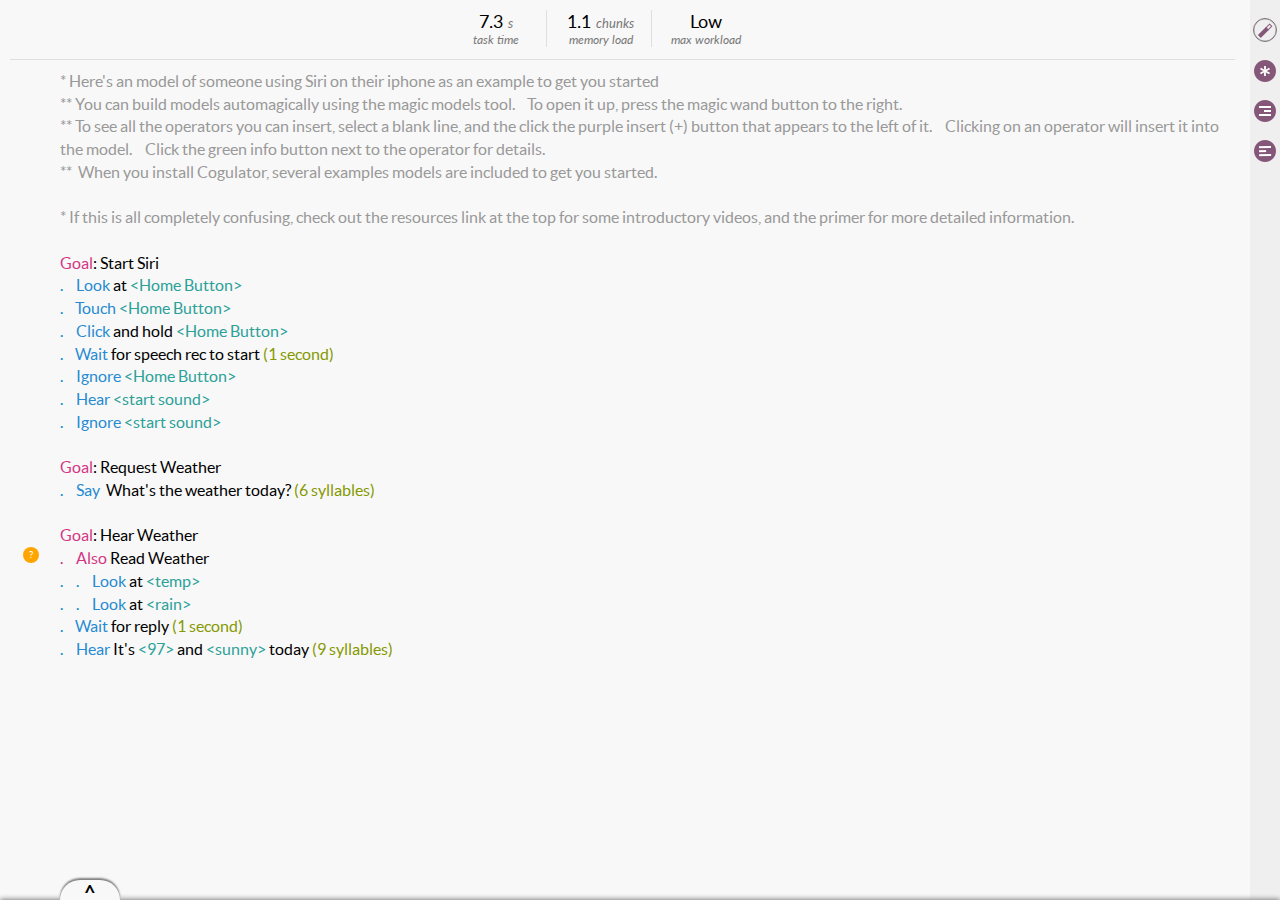
<file: demo/index.html>
<!DOCTYPE html>
<html>
	<head>
		<meta charset="utf-8">
		<title>Cogulator</title>
		<link rel="stylesheet" type="text/css" href="./style/quill.core.css">
		<link rel="stylesheet" type="text/css" href="./style/main.css">
		<link rel="stylesheet" type="text/css" href="./style/sidebar.css">
		<link rel="stylesheet" type="text/css" href="./style/buttons.css">
		<link rel="stylesheet" type="text/css" href="./style/newfilechi.css">
		<link rel="stylesheet" type="text/css" href="./style/insertion_chi.css">
		<link rel="stylesheet" type="text/css" href="./style/errors_tips.css">
		<link rel="stylesheet" type="text/css" href="./style/magic_models.css">
		<link rel="stylesheet" type="text/css" href="./style/help_screen.css">
        <link rel="stylesheet" type="text/css" href="./style/windows_menubar.css">
		<script   src="https://code.jquery.com/jquery-3.3.1.min.js"   integrity="sha256-FgpCb/KJQlLNfOu91ta32o/NMZxltwRo8QtmkMRdAu8="   crossorigin="anonymous"></script>
		<script type='text/javascript' src='./libraries/quill.min.js'></script>
		<script type='text/javascript' src='./libraries/p5.min.js'></script>
	</head>
	<body>
		
		<div id='container'>
			<div id='not_gantt_container'>
				<div id='not_gantt_not_magic'>

					<div id='main_nav'>

						<div id='nav_right_container'>
							<div class='nav_item'>
								<div class='stat_container right_border'>
									<div id='stat_task_time' class ='stat_content'>12 <span id="stat_task_time_units" class='stat_units'>s</span></div>
									<div class='stat_label'>task time</div>
								</div>
							</div>
							<div class='nav_item' >
								<div class='stat_container right_border' id='stat_wm_container'>
									<div id='stat_wm_load' class ='stat_content'>3.3 <span id="stat_wm_units" class='stat_units'>chunks</span></div>
									<div class='stat_label'>memory load</div>
								</div>
							</div>	
							<div class='nav_item' id='stat_workload_nav_item'>
								<div class='stat_container'>
									<div id='stat_workload' class ='stat_content'>1 <span id="stat_workload_units" class='stat_units'>(1-10)</span></div>
									<div class='stat_label'>max workload</div>
								</div>
							</div>

							<div class='nav_item' id='reload_button_nav_item'>
								<div id='reload_model_button_container' style='margin-top:15px; margin-left:15px;'>
								</div>
							</div>

						</div>


					</div>

					<div id='gutter' class='ql-editor'></div> <!-- ql-editor is a Quill class -->
					<div id='code'></div>

				<!-- Containers for popovers that occur with various interactions -->
					<div id='autocomplete'> </div>
					<div id='error_message_popover'> </div>
					<div id='fixable_tip_popover'>
						<div class='fixable_tip_marker_static orange_background'>?</div>
						<div id='fixable_tip_button'>fix</div>
					</div>
					<div id='insertion_chi_container'> 
						<div id='insertion_options_container'> 
							<div id='insertion_options_toggle_container'> 
								<div id='insertion_operator_toggle' class='insertion_options_toggle_button insertion_options_toggle_selected'>Operators</div>
							</div>
							<div id='insertion_options_content'></div>
						</div>
						<div id='insertion_details_container'> </div> 
					</div>
				<!-- End popover containers -->

					<div id='sidebar_right'>
						<div id='magic_button_container'>
							<div class='circle_button' id='magic_button'><img src='images/magicOff.png'></div>
						</div>
						<div class='edit_button_container'>
							<div class='circle_button edit_button' id='comment_button'><img src='images/comment_toggle.png'></div>
						</div>
						<div class='edit_button_container'>
							<div class='circle_button edit_button' id='indent_button'><img src='images/indent.png'></div>
						</div>
						<div class='edit_button_container'>
							<div class='circle_button edit_button' id='dedent_button'><img src='images/dedent.png'></div>
						</div>
					</div>
				</div> <!-- End not_gantt_not_magic -->
				
				<div id='not_gantt_but_is_magic'>
					<div id='magic_header'>
						<div id='close_magic_button_container'>
							<div class='circle_button' id='close_magic_button'>X</div>
						</div>
					</div>
					<div id='magic_content'>
						<div id='magic_box'></div> <!-- P5 sketch -->
					</div>
					<div id='magic_footer'>
						<div id='mm_selector_container'>
							<div id='mm_desktop_chi'><img src='images/desktop_icon.png'></div>
							<div id='mm_iphone_chi'><img src='images/iphone-icon.png'></div>
							<div id='mm_desktop_selected' class='mm_selected_chi'><img src='images/mm_selector.png'></div>
							<div id='mm_iphone_selected' class='mm_selected_chi'></div>
						</div>
					</div>
				</div> <!-- End not_gantt but is magic -->
				
			</div> <!-- End not_gantt container -->
			
			<div id='gantt_button'>
				<div id='gantt_button_text'>^</div>
			</div>
			<div id='gantt_container'>
				<div id='gantt_chart'></div> <!-- P5 sketch -->
			</div>
		</div>
		
		<div id='help_container'>
			<div id='help_close_button_container'>
				<div class='circle_button' id='help_close_button'>X</div>
			</div>
			<div id='help_image'></div>
			<div id='help_nav'>NAVIGATE</div>
		</div>
				
		<script type='text/javascript' src='./utilities/Globals.js'></script>
		<script type='text/javascript' src='./objects/Components.js'></script> 
		<script type='text/javascript' src='./objects/Operator.js'></script>
		<script type='text/javascript' src='./objects/Step.js'></script>
		<script type='text/javascript' src='./objects/Chunk.js'></script>
		<script type='text/javascript' src='./objects/Point.js'></script>
		<script type='text/javascript' src='./utilities/StringUtils.js'></script>
		<script type='text/javascript' src='./interface/QuillEditor.js'></script>
		<script type='text/javascript' src='./managers/CustomEventsManager.js'></script>
		<script type='text/javascript' src='./managers/QuillManager.js'></script>
		<script type='text/javascript' src='./managers/QutterManager.js'></script>
		<script type='text/javascript' src='./managers/AnnotationManager.js'></script>
		<script type='text/javascript' src='./objects/TimeObject.js'></script>
		<script type='text/javascript' src='./cognition/LineParser.js'></script>
		<script type='text/javascript' src='./managers/ErrorManager.js'></script>
		<script type='text/javascript' src='./managers/TipManager.js'></script>
		<script type='text/javascript' src='./cognition/GomsProcessor.js'></script>
		<script type='text/javascript' src='./cognition/Memory.js'></script>
		<script type='text/javascript' src='./cognition/SubjectiveWorkload.js'></script>
		<script type='text/javascript' src='./cognition/FittsLaw.js'></script>
		<script type='text/javascript' src='./managers/OperatorsManager.js'></script>
		<script type='text/javascript' src='./managers/SolarizeManager.js'></script>
		<script type='text/javascript' src='./managers/AutocompleteManager.js'></script>
		<script type='text/javascript' src='./managers/StatsDisplayManager.js'></script>
		<script type='text/javascript' src='./interface/GanttChart.js'></script>
		<script type='text/javascript' src='./interface/PopOver.js'></script>
		<script type='text/javascript' src='./interface/PopOverFix.js'></script>
		<script type='text/javascript' src='./managers/ReloadManager.js'></script>
		<script type='text/javascript' src='./interface/InsertionCHI.js'></script>
		<script type='text/javascript' src='./interface/MagicModels.js'></script>
		<script type='text/javascript' src='./utilities/Example.js'></script>
	</body>
</html>
</file>
<file: demo/style/quill.core.css>
/*!
 * Quill Editor v1.3.6
 * https://quilljs.com/
 * Copyright (c) 2014, Jason Chen
 * Copyright (c) 2013, salesforce.com
 */
.ql-container {
  box-sizing: border-box;
  font-family: Helvetica, Arial, sans-serif;
  font-size: 13px;
  height: 100%;
  margin: 0px;
  position: relative;
}
.ql-container.ql-disabled .ql-tooltip {
  visibility: hidden;
}
.ql-container.ql-disabled .ql-editor ul[data-checked] > li::before {
  pointer-events: none;
}
.ql-clipboard {
  left: -100000px;
  height: 1px;
  overflow-y: hidden;
  position: absolute;
  top: 50%;
}
.ql-clipboard p {
  margin: 0;
  padding: 0;
}
.ql-editor {
  box-sizing: border-box;
  line-height: 1.42;
  height: 100%;
  outline: none;
  overflow-y: auto;
/*  padding: 12px 15px;*/
  padding: 10px;
  
  tab-size: 4;
  -moz-tab-size: 4;
  text-align: left;
  white-space: pre-wrap;
  word-wrap: break-word;
}
.ql-editor > * {
  cursor: text;
}
.ql-editor p,
.ql-editor ol,
.ql-editor ul,
.ql-editor pre,
.ql-editor blockquote,
.ql-editor h1,
.ql-editor h2,
.ql-editor h3,
.ql-editor h4,
.ql-editor h5,
.ql-editor h6 {
  margin: 0;
  padding: 0;
  counter-reset: list-1 list-2 list-3 list-4 list-5 list-6 list-7 list-8 list-9;
}
.ql-editor ol,
.ql-editor ul {
  padding-left: 1.5em;
}
.ql-editor ol > li,
.ql-editor ul > li {
  list-style-type: none;
}
.ql-editor ul > li::before {
  content: '\2022';
}
.ql-editor ul[data-checked=true],
.ql-editor ul[data-checked=false] {
  pointer-events: none;
}
.ql-editor ul[data-checked=true] > li *,
.ql-editor ul[data-checked=false] > li * {
  pointer-events: all;
}
.ql-editor ul[data-checked=true] > li::before,
.ql-editor ul[data-checked=false] > li::before {
  color: #777;
  cursor: pointer;
  pointer-events: all;
}
.ql-editor ul[data-checked=true] > li::before {
  content: '\2611';
}
.ql-editor ul[data-checked=false] > li::before {
  content: '\2610';
}
.ql-editor li::before {
  display: inline-block;
  white-space: nowrap;
  width: 1.2em;
}
.ql-editor li:not(.ql-direction-rtl)::before {
  margin-left: -1.5em;
  margin-right: 0.3em;
  text-align: right;
}
.ql-editor li.ql-direction-rtl::before {
  margin-left: 0.3em;
  margin-right: -1.5em;
}
.ql-editor ol li:not(.ql-direction-rtl),
.ql-editor ul li:not(.ql-direction-rtl) {
  padding-left: 1.5em;
}
.ql-editor ol li.ql-direction-rtl,
.ql-editor ul li.ql-direction-rtl {
  padding-right: 1.5em;
}
.ql-editor ol li {
  counter-reset: list-1 list-2 list-3 list-4 list-5 list-6 list-7 list-8 list-9;
  counter-increment: list-0;
}
.ql-editor ol li:before {
  content: counter(list-0, decimal) '. ';
}
.ql-editor ol li.ql-indent-1 {
  counter-increment: list-1;
}
.ql-editor ol li.ql-indent-1:before {
  content: counter(list-1, lower-alpha) '. ';
}
.ql-editor ol li.ql-indent-1 {
  counter-reset: list-2 list-3 list-4 list-5 list-6 list-7 list-8 list-9;
}
.ql-editor ol li.ql-indent-2 {
  counter-increment: list-2;
}
.ql-editor ol li.ql-indent-2:before {
  content: counter(list-2, lower-roman) '. ';
}
.ql-editor ol li.ql-indent-2 {
  counter-reset: list-3 list-4 list-5 list-6 list-7 list-8 list-9;
}
.ql-editor ol li.ql-indent-3 {
  counter-increment: list-3;
}
.ql-editor ol li.ql-indent-3:before {
  content: counter(list-3, decimal) '. ';
}
.ql-editor ol li.ql-indent-3 {
  counter-reset: list-4 list-5 list-6 list-7 list-8 list-9;
}
.ql-editor ol li.ql-indent-4 {
  counter-increment: list-4;
}
.ql-editor ol li.ql-indent-4:before {
  content: counter(list-4, lower-alpha) '. ';
}
.ql-editor ol li.ql-indent-4 {
  counter-reset: list-5 list-6 list-7 list-8 list-9;
}
.ql-editor ol li.ql-indent-5 {
  counter-increment: list-5;
}
.ql-editor ol li.ql-indent-5:before {
  content: counter(list-5, lower-roman) '. ';
}
.ql-editor ol li.ql-indent-5 {
  counter-reset: list-6 list-7 list-8 list-9;
}
.ql-editor ol li.ql-indent-6 {
  counter-increment: list-6;
}
.ql-editor ol li.ql-indent-6:before {
  content: counter(list-6, decimal) '. ';
}
.ql-editor ol li.ql-indent-6 {
  counter-reset: list-7 list-8 list-9;
}
.ql-editor ol li.ql-indent-7 {
  counter-increment: list-7;
}
.ql-editor ol li.ql-indent-7:before {
  content: counter(list-7, lower-alpha) '. ';
}
.ql-editor ol li.ql-indent-7 {
  counter-reset: list-8 list-9;
}
.ql-editor ol li.ql-indent-8 {
  counter-increment: list-8;
}
.ql-editor ol li.ql-indent-8:before {
  content: counter(list-8, lower-roman) '. ';
}
.ql-editor ol li.ql-indent-8 {
  counter-reset: list-9;
}
.ql-editor ol li.ql-indent-9 {
  counter-increment: list-9;
}
.ql-editor ol li.ql-indent-9:before {
  content: counter(list-9, decimal) '. ';
}
.ql-editor .ql-indent-1:not(.ql-direction-rtl) {
  padding-left: 3em;
}
.ql-editor li.ql-indent-1:not(.ql-direction-rtl) {
  padding-left: 4.5em;
}
.ql-editor .ql-indent-1.ql-direction-rtl.ql-align-right {
  padding-right: 3em;
}
.ql-editor li.ql-indent-1.ql-direction-rtl.ql-align-right {
  padding-right: 4.5em;
}
.ql-editor .ql-indent-2:not(.ql-direction-rtl) {
  padding-left: 6em;
}
.ql-editor li.ql-indent-2:not(.ql-direction-rtl) {
  padding-left: 7.5em;
}
.ql-editor .ql-indent-2.ql-direction-rtl.ql-align-right {
  padding-right: 6em;
}
.ql-editor li.ql-indent-2.ql-direction-rtl.ql-align-right {
  padding-right: 7.5em;
}
.ql-editor .ql-indent-3:not(.ql-direction-rtl) {
  padding-left: 9em;
}
.ql-editor li.ql-indent-3:not(.ql-direction-rtl) {
  padding-left: 10.5em;
}
.ql-editor .ql-indent-3.ql-direction-rtl.ql-align-right {
  padding-right: 9em;
}
.ql-editor li.ql-indent-3.ql-direction-rtl.ql-align-right {
  padding-right: 10.5em;
}
.ql-editor .ql-indent-4:not(.ql-direction-rtl) {
  padding-left: 12em;
}
.ql-editor li.ql-indent-4:not(.ql-direction-rtl) {
  padding-left: 13.5em;
}
.ql-editor .ql-indent-4.ql-direction-rtl.ql-align-right {
  padding-right: 12em;
}
.ql-editor li.ql-indent-4.ql-direction-rtl.ql-align-right {
  padding-right: 13.5em;
}
.ql-editor .ql-indent-5:not(.ql-direction-rtl) {
  padding-left: 15em;
}
.ql-editor li.ql-indent-5:not(.ql-direction-rtl) {
  padding-left: 16.5em;
}
.ql-editor .ql-indent-5.ql-direction-rtl.ql-align-right {
  padding-right: 15em;
}
.ql-editor li.ql-indent-5.ql-direction-rtl.ql-align-right {
  padding-right: 16.5em;
}
.ql-editor .ql-indent-6:not(.ql-direction-rtl) {
  padding-left: 18em;
}
.ql-editor li.ql-indent-6:not(.ql-direction-rtl) {
  padding-left: 19.5em;
}
.ql-editor .ql-indent-6.ql-direction-rtl.ql-align-right {
  padding-right: 18em;
}
.ql-editor li.ql-indent-6.ql-direction-rtl.ql-align-right {
  padding-right: 19.5em;
}
.ql-editor .ql-indent-7:not(.ql-direction-rtl) {
  padding-left: 21em;
}
.ql-editor li.ql-indent-7:not(.ql-direction-rtl) {
  padding-left: 22.5em;
}
.ql-editor .ql-indent-7.ql-direction-rtl.ql-align-right {
  padding-right: 21em;
}
.ql-editor li.ql-indent-7.ql-direction-rtl.ql-align-right {
  padding-right: 22.5em;
}
.ql-editor .ql-indent-8:not(.ql-direction-rtl) {
  padding-left: 24em;
}
.ql-editor li.ql-indent-8:not(.ql-direction-rtl) {
  padding-left: 25.5em;
}
.ql-editor .ql-indent-8.ql-direction-rtl.ql-align-right {
  padding-right: 24em;
}
.ql-editor li.ql-indent-8.ql-direction-rtl.ql-align-right {
  padding-right: 25.5em;
}
.ql-editor .ql-indent-9:not(.ql-direction-rtl) {
  padding-left: 27em;
}
.ql-editor li.ql-indent-9:not(.ql-direction-rtl) {
  padding-left: 28.5em;
}
.ql-editor .ql-indent-9.ql-direction-rtl.ql-align-right {
  padding-right: 27em;
}
.ql-editor li.ql-indent-9.ql-direction-rtl.ql-align-right {
  padding-right: 28.5em;
}
.ql-editor .ql-video {
  display: block;
  max-width: 100%;
}
.ql-editor .ql-video.ql-align-center {
  margin: 0 auto;
}
.ql-editor .ql-video.ql-align-right {
  margin: 0 0 0 auto;
}
.ql-editor .ql-bg-black {
  background-color: #000;
}
.ql-editor .ql-bg-red {
  background-color: #e60000;
}
.ql-editor .ql-bg-orange {
  background-color: #f90;
}
.ql-editor .ql-bg-yellow {
  background-color: #ff0;
}
.ql-editor .ql-bg-green {
  background-color: #008a00;
}
.ql-editor .ql-bg-blue {
  background-color: #06c;
}
.ql-editor .ql-bg-purple {
  background-color: #93f;
}
.ql-editor .ql-color-white {
  color: #fff;
}
.ql-editor .ql-color-red {
  color: #e60000;
}
.ql-editor .ql-color-orange {
  color: #f90;
}
.ql-editor .ql-color-yellow {
  color: #ff0;
}
.ql-editor .ql-color-green {
  color: #008a00;
}
.ql-editor .ql-color-blue {
  color: #06c;
}
.ql-editor .ql-color-purple {
  color: #93f;
}
.ql-editor .ql-font-serif {
  font-family: Georgia, Times New Roman, serif;
}
.ql-editor .ql-font-monospace {
  font-family: Monaco, Courier New, monospace;
}
.ql-editor .ql-size-small {
  font-size: 0.75em;
}
.ql-editor .ql-size-large {
  font-size: 1.5em;
}
.ql-editor .ql-size-huge {
  font-size: 2.5em;
}
.ql-editor .ql-direction-rtl {
  direction: rtl;
  text-align: inherit;
}
.ql-editor .ql-align-center {
  text-align: center;
}
.ql-editor .ql-align-justify {
  text-align: justify;
}
.ql-editor .ql-align-right {
  text-align: right;
}
.ql-editor.ql-blank::before {
  color: rgba(0,0,0,0.6);
  content: attr(data-placeholder);
  font-style: italic;
  left: 15px;
  pointer-events: none;
  position: absolute;
  right: 15px;
}
</file>
<file: demo/style/main.css>
:root {
	--main-bg-color: #F8F8F8;
	--sidebar-left-bg-color: #EFEFEF;
	--sidebar-right-bg-color: #EFEFEF;
	--model-select-bg-color: #4CBD99;
	--model-button-select-txt-color: white;
	--model-button-txt-color: black;
	--directory-txt-color: lightgray;
	--delete-button-color: red;
	--auto-complete-bg-color: #4A4A4A;
	--stats-color: #555;
	--stats-label-color: #777;
	--border-color: #DFDFDF;
	--gantt-stripe-color: #F0F0F0;
	--purple-color: #85587A;
}


@font-face {
  font-family: 'Lato';
  src: url('./fonts/Lato-Regular.ttf')  format('truetype');
}

@font-face {
  font-family: 'Lato-Italic';
  src: url('./fonts/Lato-Italic.ttf')  format('truetype');
}

@font-face {
  font-family: 'Lato-Bold';
  src: url('./fonts/Lato-Bold.ttf')  format('truetype');
}

@font-face {
  font-family: 'Lato-Light';
  src: url('./fonts/Lato-Light.ttf')  format('truetype');
}

@font-face {
  font-family: 'Cogulato';
  src: url('./fonts/cogulato-webfont.woff2')  format('woff2');
}

.body, html {
	background-color: var(--main-bg-color);
	overflow:hidden;
}

#electron-titlebar {
	-webkit-app-region: drag;
}


#container {
	position: absolute;
	left: 0px;
	top: 0px;
	height:100%;
	width:100%;
	overflow: hidden;
}

#not_gantt_container {
	position: absolute;
	left: 0px;
	top: 0px;
	width:100%;
	overflow: hidden;
}

#not_gantt_not_magic {
	position: relative;
	float:left;
	width:100%;
	height:100%;
}

#not_gantt_but_is_magic {
	position: relative;
	float:left;
	width:356px;
	height:100%;
	background-color: var(--sidebar-right-bg-color);
	visibility:hidden
}

#sidebar_left {
	position:absolute;
	top:0px;
	left:0px;
	width:192px;
	height:100%;
	background-color:var(--sidebar-left-bg-color);
	overflow-y:auto;
	overflow-x:hidden;
}


#main_nav {
	position:absolute;
	top:0px;
	left:10px;
	width: calc(100% - 55px);
	height:59px;
	border-bottom: 1px solid;
	border-color:var(--border-color);
}


#nav_left_container {
	position:relative;
	float:left;
	width:25px;
	height:inherit;
} #nav_right_container {
	position:relative;
	float:left;
	width:calc(100% - 25px);
	height:inherit;
	margin: 0 auto;
	text-align: center;
} .nav_item {
	height:inherit;
	margin-top: -15px;
	display:inline-block;
}

.stat_content{
	min-width: 100px;
	font-family: 'Lato';
	font-size: 18px;
} .stat_units {
	font-family: 'Lato-Italic';
	font-size: 13px;
	color:var(--stats-label-color);
} .stat_label {
	min-width: 100px;
	font-family: 'Lato-Italic';
	font-size: 12px;
	color:var(--stats-label-color);
} .right_border {
	border-right: 1px solid;
	border-color:var(--border-color);
}

#gutter {
	font-family: 'Cogulato';
	font-size: 16px;
	position:absolute;
	top:60px;
	left:10px;
	width: 40px;
	height:calc(100% - 60px);
/*	background-color:var(--main-bg-color);*/
	overflow: hidden;
} 

#code {
	font-family: 'Cogulato';
	font-size: 16px;
	position:absolute;
	top:60px;
	left:50px;
	width: calc(100% - 8px - 30px - 40px - 5px); /*5px for custom scroll bar width*/
	height:calc(100% - 60px);
	background-color:var(--main-bg-color);
}

::-webkit-scrollbar {
    width: 8px;
}

::-webkit-scrollbar-track {
    background: none;
}
 
::-webkit-scrollbar-thumb {
    background: #EEE; 
    border-radius:8px;
}

::-webkit-scrollbar-thumb:hover {
    background: #CCC; 
}




.ql-editor{ /*is a class created by quill.  Just adding a property here to keep text from jumping.*/
	overflow-y: scroll;
}

#autocomplete {
	font-family: 'Cogulato';
	font-size: 16px;
	position:absolute;
	top:50px;
	left:50px;
	height:19px;
	color: var(--main-bg-color);
	background-color:var(--auto-complete-bg-color);
	z-index: 100;
}

#sidebar_right {
	position:absolute;
	top:0px;
	right:0px;
	width:30px;
	height:100%;
	background-color:var(--sidebar-right-bg-color);
}



#gantt_button {
	position:absolute;
	bottom:0px;
	left: 60px; 
	right: 0; 
/*
	margin-left: auto;
	margin-right: auto;
*/
	border-top-left-radius: 30px;
	border-top-right-radius: 30px;
	width: 60px; /* Need a specific value to work */
	height:20px;
	line-height:25px;
	text-align: center;
	background-color:var(--main-bg-color);
	font-family: "Lato-Bold";
	font-size:20px;
	cursor:default;
	user-select: none;
	box-shadow: 0px -2px 2px grey;
	z-index: 100;
}

.rotate_180 {
	transform: rotate(0deg);
  	animation: spinTo180 0.5s forwards;
} @keyframes spinTo180 {
  100% {
	  transform: rotate(180deg);
	}
}

.rotate_0 {
	transform: rotate(180deg);
  	animation: spinTo0 0.5s forwards;
} @keyframes spinTo0 {
  	100% {
    	transform: rotate(0deg);
	}
}

.rotate_360 {
	transform: rotate(0deg);
  	animation: spinTo360 0.5s forwards;
} @keyframes spinTo360 {
  	100% {
    	transform: rotate(360deg);
	}
}

#gantt_container {
	position:absolute;
	left:0px;
	bottom:-450px;
	width:100%;
	height:450px;
	background-color:var(--main-bg-color);
	box-shadow: 0px -1px 5px grey;
}


#gantt_chart {
	position:relative;
	float:left;
	width: 100%;
	height:100%;
}

.full_height {
	height: 100%;
}

.partial_height {
	height: calc(100% - 450px);
}
</file>
<file: demo/style/sidebar.css>
.directory_label {
	font-family: 'Lato';
	font-size: 17px;
	position: relative;
	float:left;
	width:100%;
	height:40px;
	line-height: 40px;
	padding-left: 10px;
	font-family: 'Lato';
	white-space: nowrap;
	color:var(--directory-txt-color);
}

.model_button{
	font-family: 'Lato';
	font-size: 14px;
	position: relative;
	float:left;
	width:100%;
	height:26px;
	white-space: nowrap;
	color:var(--model-button-txt-color);;
	cursor:default;
	user-select: none;
}

.model_button_selected{
	background-color:var(--model-select-bg-color);
	color: white;
}

.model_button_delete {
	position: absolute;
	text-align: center;
	left:0px;
	width:20px;
	height:26px;
	line-height:26px;
}

.model_button_undo {
	position: absolute;
	text-align: center;
	left:0px;
	width:20px;
	height:26px;
	line-height:26px;
}

.model_label {
	position: absolute;
	left:20px;
	width:157px;
	height:26px;
	line-height: 26px;
}

.strikethrough {
	text-decoration: line-through;
}

.model_pointer {
	width: 0; 
	height: 0; 
	border-top: 13px solid transparent;
	border-bottom: 13px solid transparent; 
	border-right:15px solid var(--main-bg-color); 
	
}.model_pointer_container {
	position: absolute;
	left:177px;
	width:15px;
}
</file>
<file: demo/style/buttons.css>
.circle_button {
	width: 22px;
	height: 22px;
	line-height: 22px;
	text-align:center;
	border-radius: 20px;
	user-select: none;
	cursor: default;
}

#new_model_button_container {
	position: relative;
	float: left;
	height:inherit;
} #new_model_button {
	position: relative;
	top: 50%;
	transform: perspective(1px) translateY(-50%);
	font-size: 20px;
	border: 1px solid;
	border-color:var(--stats-label-color);
}


#reload_model_button_container {
	position: relative;
	float: left;
	height:inherit;
} #reload_model_button {
	position: relative;
	top: 50%;
	transform: perspective(1px) translateY(-50%);
	font-size: 20px;
	border: 1px solid;
	border-color:var(--stats-label-color);
}

#magic_button_container {
	position: relative;
	float: left;
	width:100%;
	height:60px;
} #magic_button {
	position: relative;
	margin: auto;
	top: 50%;
	transform: perspective(1px) translateY(-50%);
	font-size: 20px;
	border: 1px solid;
	border-color:var(--stats-label-color);
}

.edit_button_container {
	position: relative;
	float: left;
	width:100%;
	height:40px;
} .edit_button {
	position: relative;
	margin: auto;
	vertical-align: middle;
}

#close_magic_button_container {
	position: relative;
	margin-right:10px;
	float: right;
	height:inherit;
} #close_magic_button {
	position: relative;
	top: 50%;
	transform: perspective(1px) translateY(-50%);
	font-family: 'Lato-Light';
	font-size: 14px;
	border: 1px solid;
	color:var(--purple-color);
	border-color:var(--purple-color);
}
</file>
<file: demo/style/newfilechi.css>
#new_file_container {
	position: absolute;
	top: 60px;
	margin: 0 auto;
	padding: 10px;
	min-width: 350px;
	max-width: 350px;
	border-radius: 0px 0px 5px 5px;
	background-color: var(--main-bg-color);
	box-shadow: 0px 2px 5px grey;
	font-family: 'Lato-Regular';
	z-index: 200;
	display: none;
}

#new_file_tab_container {
	position: relative;
	float: left;
	height: 25px;
	width: 100%;
	cursor: default;
	z-index: 50;
}

.new_file_tab {
	position: relative;
	float: left;
	padding-left: 5px;
	padding-right: 5px;
	height: 100%;
	line-height: 25px;
	font-size: 12px;
	
}

.selected_tab {
	border-top: 1px solid;
	border-left: 1px solid;
	border-right: 1px solid;
	border-color: var(--border-color);
	background-color: var(--sidebar-left-bg-color);
}

.not_selected_tab {
	border-top: 1px solid;
	border-left: 1px solid;
	border-right: 1px solid;
	border-color: var(--main-bg-color);
	background-color: none;
}

#new_file_close_container {
	position: relative;
	float: right;
	padding-left: 5px;
	padding-right: 5px;
	height: 100%;
	line-height: 25px;
	font-family: 'Lato-Regular';
	font-size: 12px;
	color: red;
}

#new_file_inputs_container {
	position: relative;
	float: left;
	padding: 5px;
	width: calc(100% - 2px - 10px);
	background-color: var(--sidebar-left-bg-color);
	border: 1px solid;
	border-color: var(--border-color);
	z-index: 10;
}


.new_file_label{
	width:95px;
	padding-left: 10px;
	padding-right: 10px;
	text-align: right;
}

.new_file_text_field {
	position:relative;
	z-index: 100;
}

.new_file_autocomplete {
	position:absolute;
	margin-top: -19px;
	color:grey;
	border:none;
	background:none;
	pointer-events:none;
	font-family: 'Lato-Regular';
	font-size:14px;
	z-index: 1;
}

.error_row{
	height:20px;
}

.error_right{
	font-family: "Lato-Italic";
	font-size:13px;
	color:red;
}

input[type=text] {
	width:200px;
	background: none;
	border: none;
	border-bottom: 1px solid;
	border-color: #C6C3C3;
	font-family: 'Lato-Regular';
	font-size:14px;
}

input[type=text]:focus {
    outline-width: 0;
}

::-webkit-input-placeholder { /* Chrome/Opera/Safari */
	font-family: "Lato-Italic";
}

textarea {
	width: 190px;
	height: 200px;
	background-color: rgba(255, 255, 255, 0.5);
	resize: none;
	border: 1px solid #C6C3C3;
	padding: 5px;
	font-family: 'Lato-Regular';
	font-size:14px;
}textarea:focus {
    outline-width: 0;
}

select {
	background:none;
	border: none;
	border-bottom: 1px solid;
	border-color: #C6C3C3;
	font-family: 'Lato-Regular';
	font-size:14px;
} select:focus {
    outline-width: 0;
}

.create_button_container {
	width: 100%;
	padding: 10px;
	text-align: center;
}

.create_button{
  	display: inline-block;
	height:25px;
	margin-left: -10px;
	line-height: 25px;
	padding-left:40px;
	padding-right:40px;
	padding-bottom: 3px;
	color:white;
	cursor: default;
}

.create_disabled {
	opacity: 0.25;
}

#create_model_button{
	background-color:var(--model-select-bg-color);
}

#create_operator_button{
	background-color:#268BD2;
}

#create_method_button{
	background-color:#D33682;
}
</file>
<file: demo/style/insertion_chi.css>
#insertion_chi_container {
	position:absolute;
	top:0px;
	left:0px;
	background-color: var(--purple-color);
	height:150px;
	width:200px;
	box-shadow: inset 0px 10px 5px -10px #000;
	border-bottom: 1px solid #CCC;
	display:none;
	z-index: 1000;
}

#insertion_options_container{
	position:relative;
	float:left;
	width:calc(100% - 300px);
	height:150px;
	box-shadow: inset 0px 10px 5px -10px #000;
}

#insertion_options_toggle_container {
	position:relative;
	margin:0 auto;
	margin-top:3px;
	width:185px;
	height: 25px;
}

.insertion_options_toggle_button {
	position:relative;
	float:left;
	width:90px;
	height: 23px;
	margin-left: -1px;
	font-family: 'Lato-Bold';
	font-size: 14px;
	line-height: 23px;
	color:white;
	text-align: center;
	border: 1px solid #A5849D;
	cursor:default;
	user-select: none;
}

.insertion_options_toggle_selected {
	background-color:var(--model-select-bg-color);
}

#insertion_options_content {
	position:relative;
	float:left;
	width:100%;
	height:calc(100% - 23px - 5px);
	color: white;
	font-family: 'Lato';
	font-size: '10px';
	overflow-y: auto;
	overflow-x: hidden;
	cursor:default;
	user-select: none;
}

.insertion_options_column_two_columns {
	position:relative;
	float:left;
	width:50%;
}

.insertion_options_column_four_columns {
	position:relative;
	float:left;
	width:25%;
}

.insertion_column_header {
	display: table;
	margin: 0 auto;
	margin-top: 3px;
	height: 20px;
	width:120px;
	opacity: 0.5;
	font-size:14px;
}

.insertion_option_button {
	display: table;
	margin: 0 auto;
	height: 20px;
	width:120px;
}

.insertion_option_method_button_model, .insertion_option_operator_button_model {
	position:relative;
	float:left;
	margin-left: 5px;
	margin-bottom: 5px;
	font-size:14px;
	width:95px;
}

.insertion_option_method_button_info, .insertion_option_operator_button_info {
	position:relative;
	float:left;
	margin:2px;
	width:16px;
	height:16px;
	line-height:16px;
	font-size:10px;
	text-align:center;
	border-radius: 50%;
	background-color:var(--model-select-bg-color);
}

#insertion_details_container{
	position:relative;
	float:left;
	width:300px;
	height:150px;
	overflow:auto;
	font-family: 'Cogulato';
	background-color: var(--main-bg-color);
	box-shadow: inset 0px 10px 5px -10px #000;
}
</file>
<file: demo/style/errors_tips.css>
.error_and_tip_marker_container {
	width: 22px;
	height: 22px;
	vertical-align: middle;
}

.error_and_tip_marker, .insertion_marker, .fixable_tip_marker, .fixable_tip_marker_static {
	display: block;
	width: 16px;
	height: 16px;
	border-radius: 16px;
	color:white;
	font-family: 'Lato';
	text-align: center;
	font-size: 10px;
	cursor: default;
}

.fixable_tip_marker_static {
	position:absolute;
	top: 5px;
	left: 9px;
	line-height: 16px;
}

.red_background {
	background-color:red;
}

.orange_background {
	background-color:orange;
}

.purple_background {
	background-color:var(--purple-color);
}

#error_message_popover {
	position: absolute;
	padding: 5px;
	margin: 5px;
	top: 0px;
	left: 0px;
	border-radius: 0px 0px 6px 6px;
	background: red;
	color:white;
	font-family: 'Lato';
	font-size: 13px;
	z-index: 100;
	visibility: hidden;
}

#fixable_tip_popover {
	position: absolute;
	top: 0px;
	left: 0px;
	width: 35px;
	height: 50px;
	border-radius: 5px;
	background-color: #FADFAF;
	font-family: 'Lato';
	cursor: default;
	visibility: hidden;
}

#fixable_tip_button {
	position: absolute;
	bottom: 5px;
	left: 4px;
	width: 28px;
	height: 15px;
	line-height: 15px;
	border-radius: 15px;
	color:white;
	font-family: 'Lato';
	font-size: 12px;
	text-align:center;
	background-color: orange;
	cursor: default;
}
</file>
<file: demo/style/magic_models.css>
#magic_header{
	width:100%;
	height:60px;
}

#magic_content{
	width:100%;
	height:calc(100% - 60px - 60px);
	border-left: 1px solid var(--border-color);
	display: flex; /*flexbox*/
	justify-content: center;
	align-items: center; 
}

#magic_box{
	width:100%;
	height:450px;

}

#magic_footer{
	display: flex; /*flexbox*/
	justify-content: center;
	width:100%;
	height:60px;
	border-left: 1px solid var(--border-color);
	user-select: none;
}

#mm_selector_container{
	width:120px;
	height:60px;
}

#mm_desktop_chi, #mm_iphone_chi{
	position: relative;
	float: left;
	width:60px;
	height:45px;
}

.mm_selected_chi{
	position: relative;
	float: left;
	width:60px;
	height:15px;
}
</file>
<file: demo/style/help_screen.css>
#help_container {
	display: flex;
	flex-direction: column;
	position: absolute;
	top:0;
	left:0;
	width: 100%;
	height: 100%;
	background-color: #363B3A;
	justify-content: center;
	align-content: center;
	z-index: 10000;
	visibility: hidden;
}


#help_close_button_container {
	align-self: flex-end;
	height:50px;
	min-height:50px;
	margin-right:20px;
} #help_close_button {
	position: relative;
	top: 50%;
	transform: perspective(1px) translateY(-50%);
	font-family: 'Lato-Light';
	font-size: 14px;
	color: white;
	background-color: red;
}

#help_image{
	display: flex;
	align-self: center;
	height:calc(100% - 100px);
	width:100%;
}

#help_nav {
	display: flex;
	flex-direction: row;
	align-self: center;
	justify-content: center;
	height:50px;
	min-height:50px;
	font-family: 'Lato';
	color: white;
}.help_nav_button {
	top: 50%;
	transform: perspective(1px) translateY(-50%);
	font-family: 'Lato-Light';
	font-size: 14px;
	color: white;
	border: 1px solid;
	border-color: white;
	margin: 10px;
}
</file>
<file: demo/style/windows_menubar.css>
#windows_menubar {
    position: relative;
    float:left;
    height:30px;
    margin-left:5px;
	pointer-events: all;
    -webkit-app-region: no-drag;
}

.windows_menubar_item {
    position: relative;
    float:left;
    padding-left:5px;
    padding-right:5px;
    height:30px;
    line-height: 30px;
    font-family: 'Lato';
    font-size: 13px;
}

#windows_popover_menu {
	position:absolute;
	top: 25px;
	left: 35px;
	padding: 10px;
	font-family: "Lato";
	font-size: 12px;
	background-color: white;
	box-shadow: 1px 1px 3px 2px rgba(0, 0, 0, 0.25);
	z-index: 10001;
	cursor: pointer;
	user-select: none;
}

.windows_popover_shortcut {
	color:darkgrey;
	padding-left:5px;
}

.windows_tr_highlight {
	background-color: rgba(0, 0, 0, 0.1);
}
</file>
